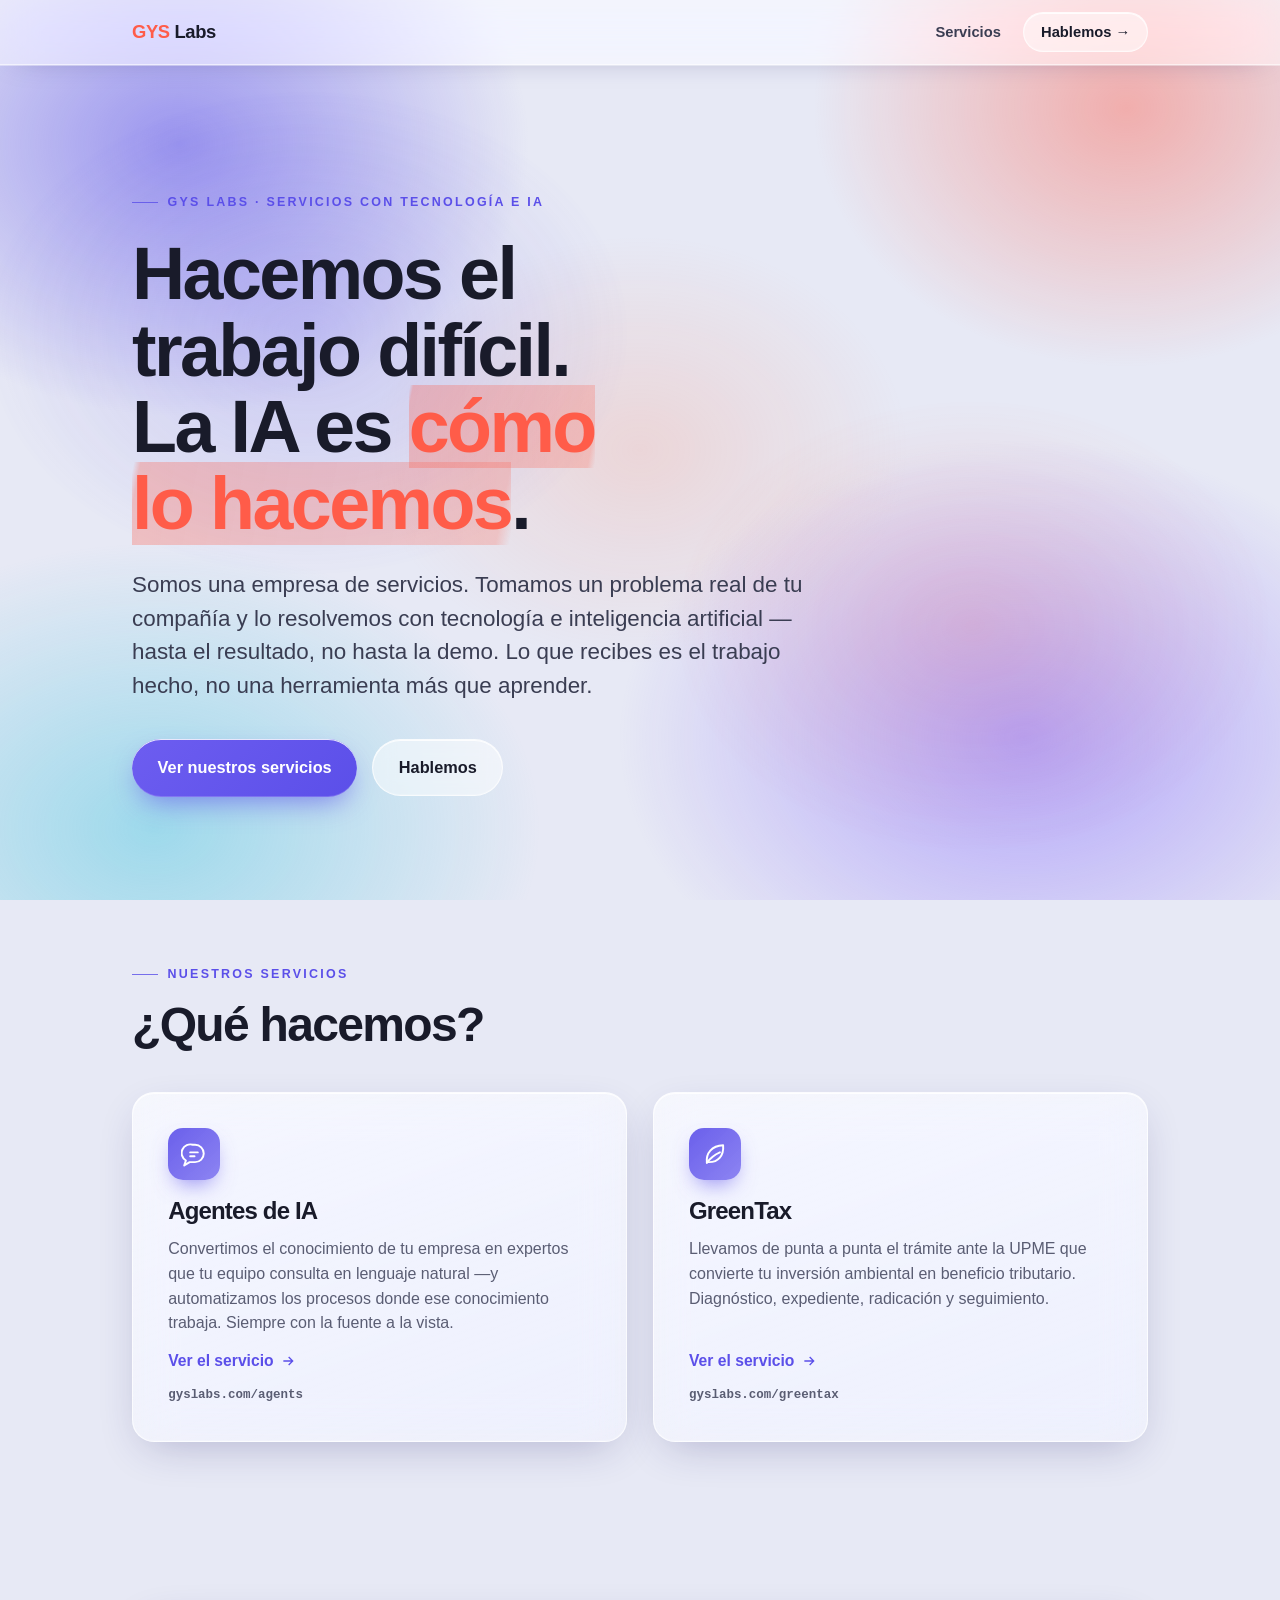
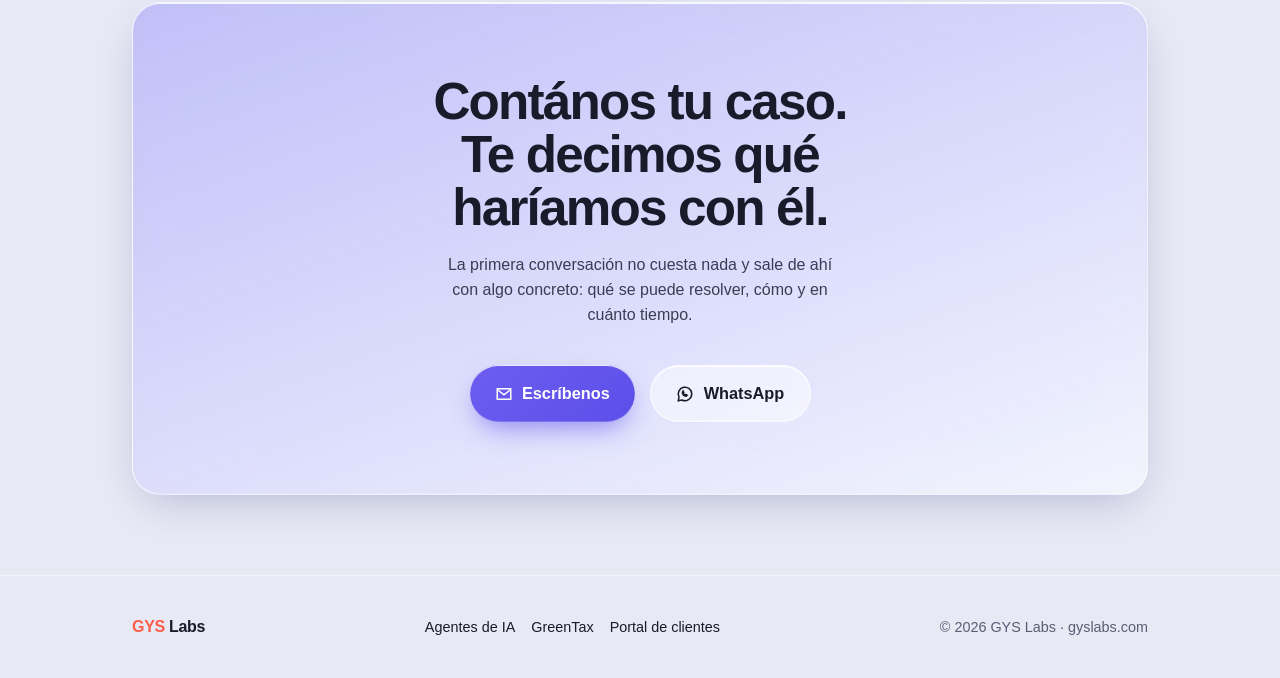
<file: index.html>
<!doctype html>
<html lang="es">
<head>
<meta charset="utf-8">
<meta name="viewport" content="width=device-width, initial-scale=1, viewport-fit=cover">
<meta name="color-scheme" content="light">
<meta name="theme-color" content="#E7E9F5">
<title>GYS Labs — Servicios con tecnología e inteligencia artificial</title>
<meta name="description" content="Somos una empresa de servicios. Tomamos un problema real de tu compañía y lo resolvemos con tecnología e inteligencia artificial: agentes de IA a la medida y GreenTax, certificación ambiental de punta a punta.">
<link rel="stylesheet" href="styles.css">
<script defer src="https://track.haurtech.com/script.js" data-website-id="cfd04108-33d5-4264-9f36-e547a700099a"></script>
<script defer src="https://browser.sentry-cdn.com/7.120.4/bundle.min.js" crossorigin="anonymous"></script>
<script defer src="sentry.js"></script>
</head>
<body>
  <a class="skip" href="#main">Saltar al contenido</a>

  <nav class="nav">
    <div class="wrap">
      <a class="brand" href="/" translate="no"><span><b>GYS</b> Labs</span></a>
      <div class="nav-links">
        <a class="txt" href="#servicios">Servicios</a>
        <a class="nav-cta" href="#contacto">Hablemos →</a>
      </div>
    </div>
  </nav>

  <header style="padding-top: clamp(4.5rem,12vw,8rem); padding-bottom: clamp(3.5rem,8vw,5.5rem)">
    <div class="wrap">
      <p class="eyebrow" style="margin-bottom: 1.5rem">GYS Labs · Servicios con tecnología e IA</p>
      <h1 style="font-size: clamp(2.4rem,6.4vw,4.6rem); max-width: 15ch">Hacemos el trabajo difícil. La IA es <span class="mark">cómo lo hacemos</span>.</h1>
      <p style="font-size: clamp(1.05rem,2vw,1.4rem); color: var(--ink-soft); max-width: 54ch; margin-top: 1.6rem; line-height: 1.5">Somos una empresa de servicios. Tomamos un problema real de tu compañía y lo resolvemos con tecnología e inteligencia artificial —hasta el resultado, no hasta la demo. Lo que recibes es el trabajo hecho, no una herramienta más que aprender.</p>
      <div class="cta-row">
        <a class="btn btn-primary" href="#servicios">Ver nuestros servicios</a>
        <a class="btn btn-ghost" href="#contacto">Hablemos</a>
      </div>
    </div>
  </header>

  <main id="main">

  <section id="servicios" style="padding: clamp(3rem,7vw,5rem) 0">
    <div class="wrap">
      <p class="kicker" style="margin-bottom: 1rem">Nuestros servicios</p>
      <h2 class="sec-title">¿Qué hacemos?</h2>

      <div class="g2" style="display: grid; grid-template-columns: 1fr 1fr; gap: clamp(1rem,2.5vw,1.6rem); margin-top: 2.6rem">
        <a class="svc glass" href="/agents" data-umami-event="service_agents">
          <div class="ic">
            <svg viewBox="0 0 24 24" fill="none" stroke="currentColor" stroke-width="1.8" stroke-linecap="round" stroke-linejoin="round" aria-hidden="true"><path d="M21 11.5a8 8 0 01-8 8H8l-5 3 1.5-4.5A8 8 0 0111 3.5h2a8 8 0 018 8z"/><path d="M8.5 10.5h7M8.5 14h4"/></svg>
          </div>
          <h3>Agentes de IA</h3>
          <p>Convertimos el conocimiento de tu empresa en expertos que tu equipo consulta en lenguaje natural —y automatizamos los procesos donde ese conocimiento trabaja. Siempre con la fuente a la vista.</p>
          <span class="go">Ver el servicio
            <svg viewBox="0 0 24 24" fill="none" stroke="currentColor" stroke-width="2" style="width:16px;height:16px" aria-hidden="true"><path d="M5 12h14M13 6l6 6-6 6"/></svg>
          </span>
          <span class="path-label">gyslabs.com/agents</span>
        </a>

        <a class="svc glass" href="/greentax" data-umami-event="service_greentax">
          <div class="ic">
            <svg viewBox="0 0 24 24" fill="none" stroke="currentColor" stroke-width="1.8" stroke-linecap="round" stroke-linejoin="round" aria-hidden="true"><path d="M4.5 20c-1-9 4.5-15.5 15-16 .8 9.5-4.5 15.5-13 15.5h-2z"/><path d="M4.5 20c3.5-4.5 7.5-7.5 12-9.5"/></svg>
          </div>
          <h3>GreenTax</h3>
          <p>Llevamos de punta a punta el trámite ante la UPME que convierte tu inversión ambiental en beneficio tributario. Diagnóstico, expediente, radicación y seguimiento.</p>
          <span class="go">Ver el servicio
            <svg viewBox="0 0 24 24" fill="none" stroke="currentColor" stroke-width="2" style="width:16px;height:16px" aria-hidden="true"><path d="M5 12h14M13 6l6 6-6 6"/></svg>
          </span>
          <span class="path-label">gyslabs.com/greentax</span>
        </a>
      </div>
    </div>
  </section>

  <section id="contacto" style="padding: clamp(3rem,7vw,5rem) 0; text-align: center">
    <div class="wrap">
      <div class="final-card">
        <h2 style="font-size: clamp(1.9rem,4.6vw,3.2rem); max-width: 20ch; margin: 0 auto">Contános tu caso. Te decimos qué haríamos con él.</h2>
        <p style="color: var(--ink-soft); margin: 1.2rem auto 0; max-width: 48ch">La primera conversación no cuesta nada y sale de ahí con algo concreto: qué se puede resolver, cómo y en cuánto tiempo.</p>

        <div class="cta-row" style="justify-content: center">
          <a class="btn btn-primary" href="mailto:haurbano.dev@gmail.com" data-umami-event="contact_email">
            <svg viewBox="0 0 24 24" fill="none" stroke="currentColor" stroke-width="2" aria-hidden="true"><path d="M3 5h18v14H3z"/><path d="M3 6l9 7 9-7"/></svg>
            Escríbenos
          </a>
          <a class="btn btn-ghost" href="https://wa.me/573108402718" data-umami-event="contact_whatsapp">
            <svg viewBox="0 0 24 24" fill="none" stroke="currentColor" stroke-width="2" aria-hidden="true"><path d="M21 12a9 9 0 01-13 8l-5 1 1-5A9 9 0 1121 12z"/><path d="M8.5 9.5c0 3 2 5 5 5.5l1.5-1.5-2-1-1 1c-1-.5-2-1.5-2.5-2.5l1-1-1-2z"/></svg>
            WhatsApp
          </a>
        </div>

      </div>
    </div>
  </section>

  </main>

  <footer style="padding: 2.4rem 0; border-top: 1px solid rgba(255,255,255,.5)">
    <div class="wrap" style="display: flex; flex-wrap: wrap; gap: .6rem 1.2rem; align-items: center; justify-content: space-between; font-size: .9rem; color: var(--muted)">
      <a class="brand" style="font-size: 1rem" href="/" translate="no"><span><b style="color:var(--coral)">GYS</b> Labs</span></a>
      <span style="display:flex;flex-wrap:wrap;gap:.4rem 1rem">
        <a href="/agents">Agentes de IA</a>
        <a href="/greentax">GreenTax</a>
        <a href="https://greentax.gyslabs.com/clientes/" data-umami-event="portal_login">Portal de clientes</a>
      </span>
      <span>© 2026 GYS&nbsp;Labs · gyslabs.com</span>
    </div>
  </footer>

</body>
</html>
</file>
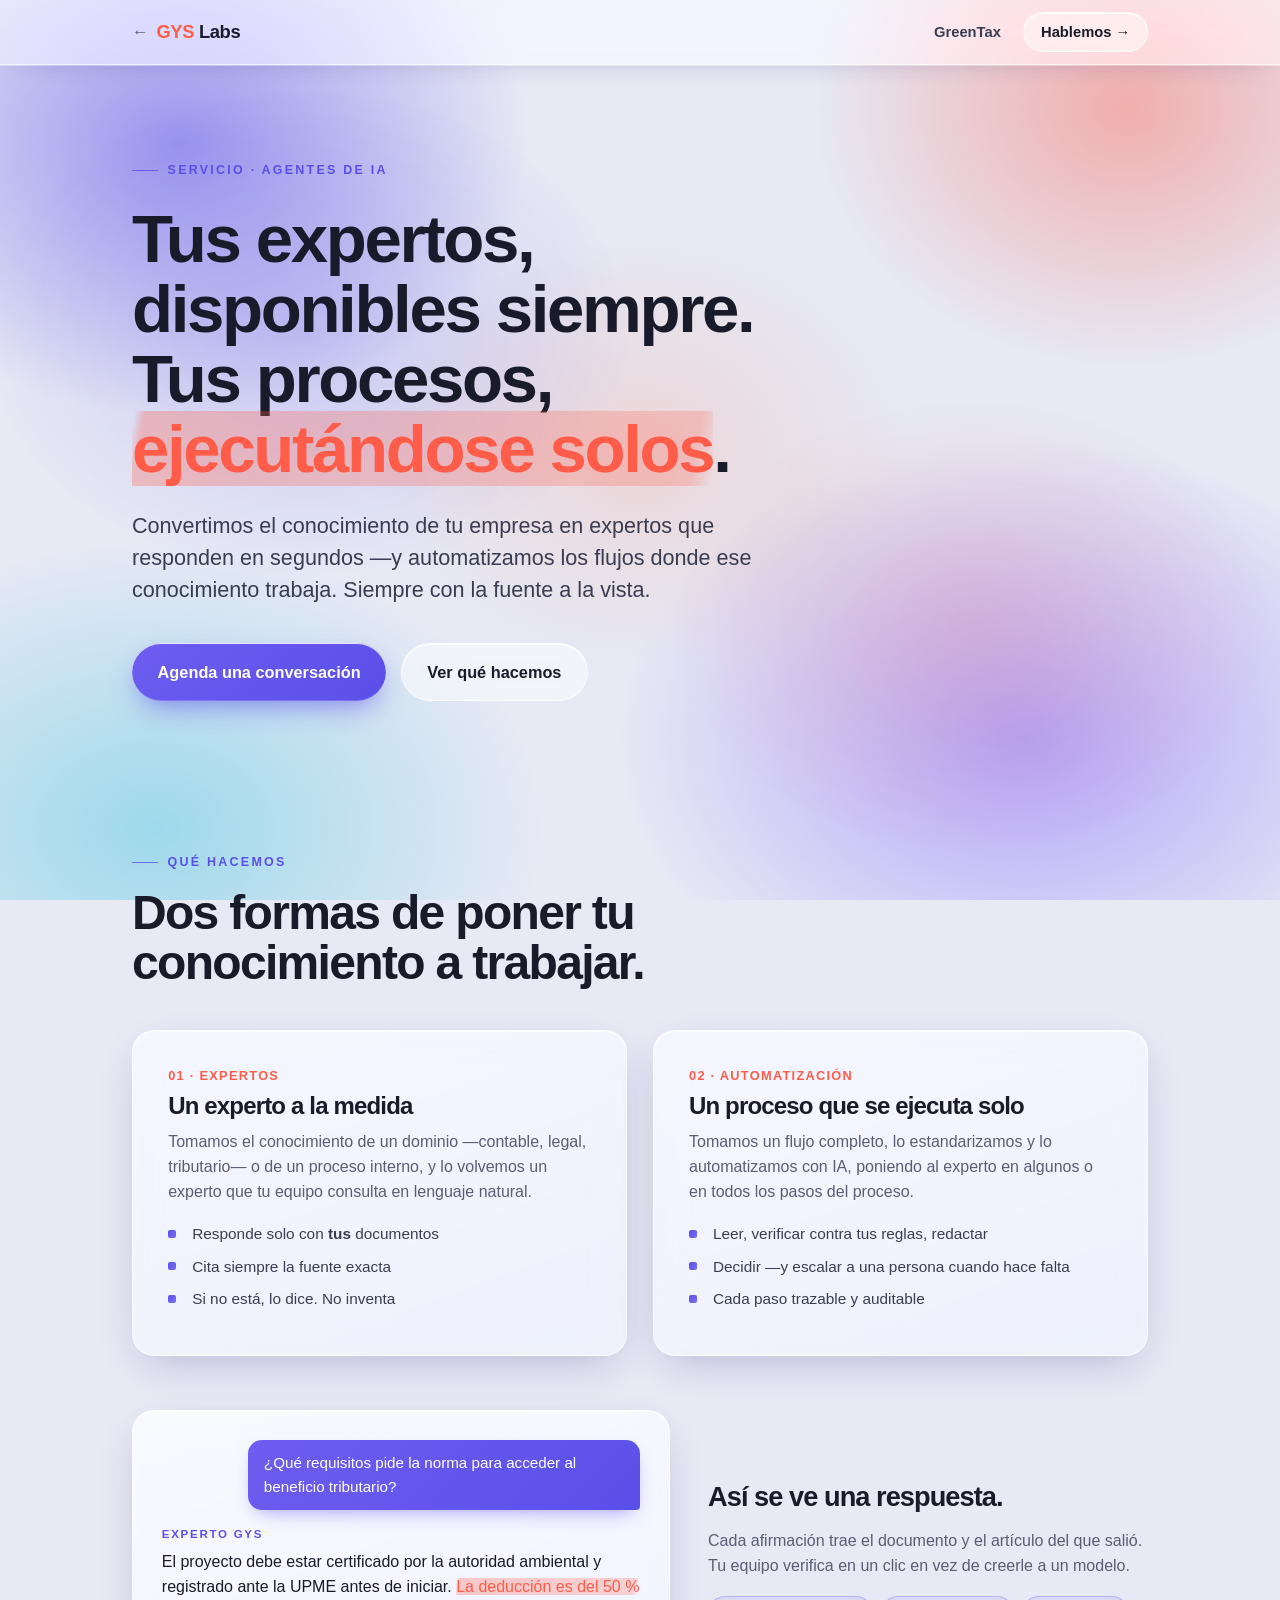
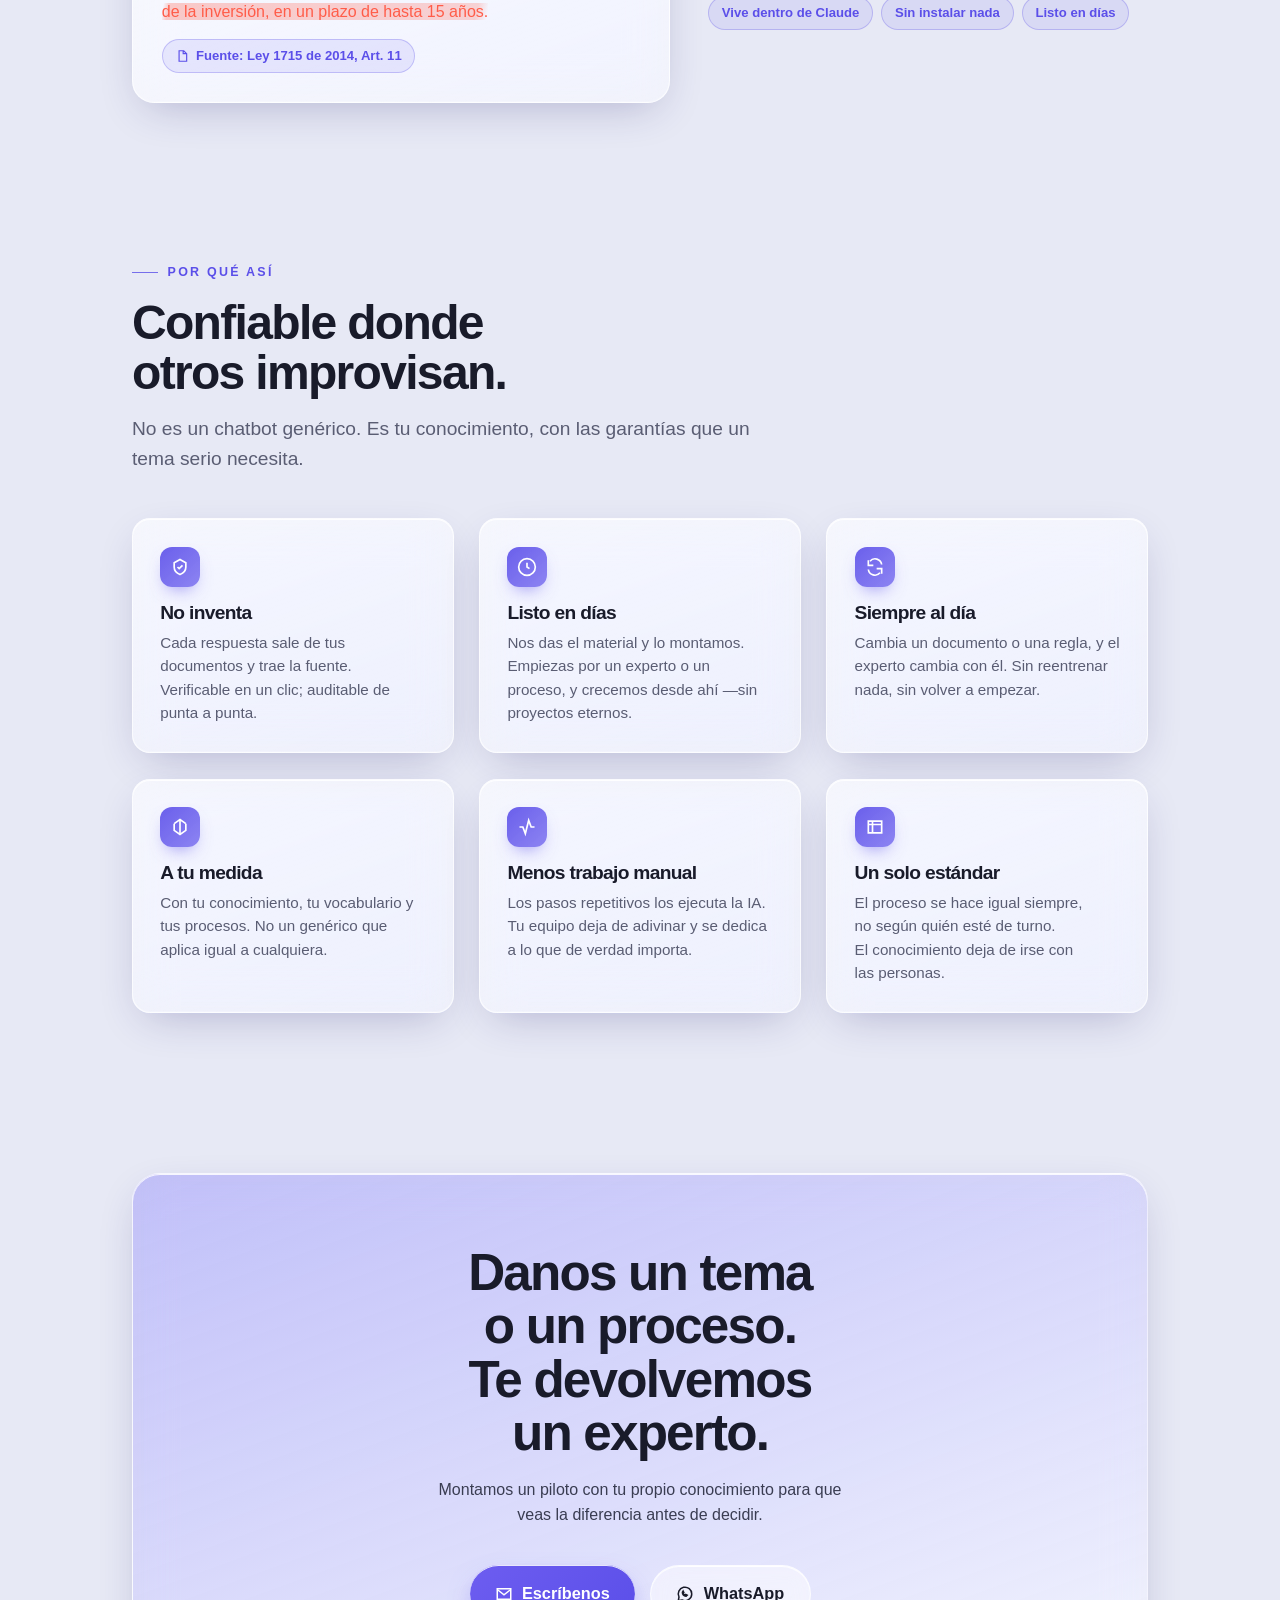
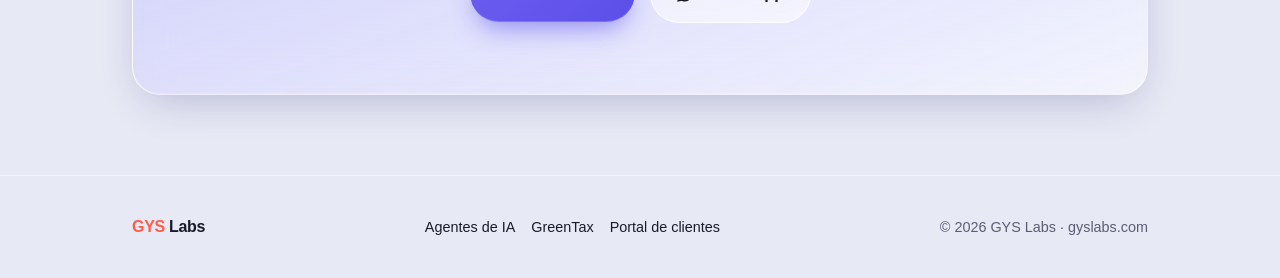
<file: agents/index.html>
<!doctype html>
<html lang="es">
<head>
<meta charset="utf-8">
<meta name="viewport" content="width=device-width, initial-scale=1, viewport-fit=cover">
<meta name="color-scheme" content="light">
<meta name="theme-color" content="#E7E9F5">
<title>Agentes de IA — GYS Labs</title>
<meta name="description" content="Convertimos el conocimiento de tu empresa en expertos que responden en segundos y automatizamos los flujos donde ese conocimiento trabaja. Responden solo con tus documentos y siempre citan la fuente.">
<link rel="stylesheet" href="/styles.css">
<script defer src="https://track.haurtech.com/script.js" data-website-id="cfd04108-33d5-4264-9f36-e547a700099a"></script>
<script defer src="https://browser.sentry-cdn.com/7.120.4/bundle.min.js" crossorigin="anonymous"></script>
<script defer src="/sentry.js"></script>
</head>
<body>
  <a class="skip" href="#main">Saltar al contenido</a>

  <nav class="nav">
    <div class="wrap">
      <a class="brand" href="/" translate="no"><span class="back">←</span><span><b>GYS</b> Labs</span></a>
      <div class="nav-links">
        <a class="txt" href="/greentax">GreenTax</a>
        <a class="nav-cta" href="#contacto">Hablemos →</a>
      </div>
    </div>
  </nav>

  <header style="padding-top: clamp(3.5rem,9vw,6rem); padding-bottom: clamp(3rem,7vw,4.5rem)">
    <div class="wrap">
      <p class="eyebrow" style="margin-bottom: 1.5rem">Servicio · Agentes de IA</p>
      <h1 style="font-size: clamp(2.3rem,5.8vw,4.2rem); max-width: 17ch">Tus expertos, disponibles siempre. Tus procesos, <span class="mark">ejecutándose solos</span>.</h1>
      <p style="font-size: clamp(1.05rem,2vw,1.35rem); color: var(--ink-soft); max-width: 54ch; margin-top: 1.6rem; line-height: 1.5">Convertimos el conocimiento de tu empresa en expertos que responden en segundos —y automatizamos los flujos donde ese conocimiento trabaja. Siempre con la fuente a la vista.</p>
      <div class="cta-row">
        <a class="btn btn-primary" href="#contacto">Agenda una conversación</a>
        <a class="btn btn-ghost" href="#que-hacemos">Ver qué hacemos</a>
      </div>
    </div>
  </header>

  <main id="main">

  <section id="que-hacemos" style="padding: clamp(3rem,7vw,5rem) 0">
    <div class="wrap">
      <p class="kicker" style="margin-bottom: 1rem">Qué hacemos</p>
      <h2 class="sec-title">Dos formas de poner tu conocimiento a trabajar.</h2>

      <div class="g2" style="display: grid; grid-template-columns: 1fr 1fr; gap: clamp(1rem,2.5vw,1.6rem); margin-top: 2.6rem">
        <article class="offer glass">
          <p class="n">01 · EXPERTOS</p>
          <h3>Un experto a la medida</h3>
          <p>Tomamos el conocimiento de un dominio —contable, legal, tributario— o de un proceso interno, y lo volvemos un experto que tu equipo consulta en lenguaje natural.</p>
          <ul>
            <li>Responde solo con <b>tus</b> documentos</li>
            <li>Cita siempre la fuente exacta</li>
            <li>Si no está, lo dice. No inventa</li>
          </ul>
        </article>
        <article class="offer glass">
          <p class="n">02 · AUTOMATIZACIÓN</p>
          <h3>Un proceso que se ejecuta solo</h3>
          <p>Tomamos un flujo completo, lo estandarizamos y lo automatizamos con IA, poniendo al experto en algunos o en todos los pasos del proceso.</p>
          <ul>
            <li>Leer, verificar contra tus reglas, redactar</li>
            <li>Decidir —y escalar a una persona cuando hace falta</li>
            <li>Cada paso trazable y auditable</li>
          </ul>
        </article>
      </div>

      <div class="g2" style="display: grid; grid-template-columns: 1.1fr .9fr; gap: clamp(1.4rem,3vw,2.4rem); align-items: center; margin-top: clamp(2.4rem,5vw,3.4rem)">
        <figure class="proof" style="margin: 0">
          <div class="q">¿Qué requisitos pide la norma para acceder al beneficio tributario?</div>
          <div class="a">
            <p class="who">Experto GYS</p>
            <p>El proyecto debe estar certificado por la autoridad ambiental y registrado ante la&nbsp;UPME antes de iniciar. <span class="mark">La deducción es del 50&nbsp;% de la inversión, en un plazo de hasta 15&nbsp;años.</span></p>
            <span class="src">
              <svg viewBox="0 0 24 24" fill="none" stroke="currentColor" stroke-width="2" aria-hidden="true"><path d="M14 3v5h5M7 3h8l5 5v13H7z"/></svg>
              Fuente: Ley 1715 de 2014, Art.&nbsp;11
            </span>
          </div>
        </figure>
        <div style="display: flex; flex-direction: column; gap: 1.1rem">
          <h3 style="font-size: clamp(1.3rem,2.4vw,1.7rem)">Así se ve una respuesta.</h3>
          <p style="color: var(--muted); font-size: 1rem">Cada afirmación trae el documento y el artículo del que salió. Tu equipo verifica en un clic en vez de creerle a un modelo.</p>
          <div style="display: flex; flex-wrap: wrap; gap: .5rem">
            <span class="chip">Vive dentro de Claude</span>
            <span class="chip">Sin instalar nada</span>
            <span class="chip">Listo en días</span>
          </div>
        </div>
      </div>
    </div>
  </section>

  <section id="ventajas" style="padding: clamp(3rem,7vw,5rem) 0">
    <div class="wrap">
      <p class="kicker" style="margin-bottom: 1rem">Por qué así</p>
      <h2 class="sec-title">Confiable donde otros improvisan.</h2>
      <p class="sec-intro" style="margin-top: 1rem">No es un chatbot genérico. Es tu conocimiento, con las garantías que un tema serio necesita.</p>

      <div class="g3" style="display: grid; grid-template-columns: repeat(3, minmax(0, 1fr)); gap: clamp(1rem,2.4vw,1.6rem); margin-top: 2.8rem">
        <article class="adv glass">
          <div class="ic"><svg viewBox="0 0 24 24" fill="none" stroke="currentColor" stroke-width="2" aria-hidden="true"><path d="M12 3l7 4v5c0 4.5-3 7.5-7 9-4-1.5-7-4.5-7-9V7z"/><path d="M9 12l2 2 4-4"/></svg></div>
          <h3>No inventa</h3>
          <p>Cada respuesta sale de tus documentos y trae la fuente. Verificable en un clic; auditable de punta a punta.</p>
        </article>
        <article class="adv glass">
          <div class="ic"><svg viewBox="0 0 24 24" fill="none" stroke="currentColor" stroke-width="2" aria-hidden="true"><path d="M12 2a10 10 0 100 20 10 10 0 000-20z"/><path d="M12 7v5l3 2"/></svg></div>
          <h3>Listo en días</h3>
          <p>Nos das el material y lo montamos. Empiezas por un experto o un proceso, y crecemos desde ahí —sin proyectos eternos.</p>
        </article>
        <article class="adv glass">
          <div class="ic"><svg viewBox="0 0 24 24" fill="none" stroke="currentColor" stroke-width="2" aria-hidden="true"><path d="M4 4v6h6"/><path d="M20 20v-6h-6"/><path d="M20 9A8 8 0 006 5M4 15a8 8 0 0014 4"/></svg></div>
          <h3>Siempre al día</h3>
          <p>Cambia un documento o una regla, y el experto cambia con él. Sin reentrenar nada, sin volver a empezar.</p>
        </article>
        <article class="adv glass">
          <div class="ic"><svg viewBox="0 0 24 24" fill="none" stroke="currentColor" stroke-width="2" aria-hidden="true"><path d="M12 3v18"/><path d="M5 8l7-5 7 5"/><path d="M5 8v8l7 5 7-5V8"/></svg></div>
          <h3>A tu medida</h3>
          <p>Con tu conocimiento, tu vocabulario y tus procesos. No un genérico que aplica igual a cualquiera.</p>
        </article>
        <article class="adv glass">
          <div class="ic"><svg viewBox="0 0 24 24" fill="none" stroke="currentColor" stroke-width="2" aria-hidden="true"><path d="M3 12h4l3 8 4-16 3 8h4"/></svg></div>
          <h3>Menos trabajo manual</h3>
          <p>Los pasos repetitivos los ejecuta la IA. Tu equipo deja de adivinar y se dedica a lo que de verdad importa.</p>
        </article>
        <article class="adv glass">
          <div class="ic"><svg viewBox="0 0 24 24" fill="none" stroke="currentColor" stroke-width="2" aria-hidden="true"><path d="M4 5h16v14H4z"/><path d="M4 9h16M9 5v14"/></svg></div>
          <h3>Un solo estándar</h3>
          <p>El proceso se hace igual siempre, no según quién esté de turno. El conocimiento deja de irse con las personas.</p>
        </article>
      </div>
    </div>
  </section>

  <section id="contacto" style="padding: clamp(3rem,7vw,5rem) 0; text-align: center">
    <div class="wrap">
      <div class="final-card">
        <h2 style="font-size: clamp(1.9rem,4.6vw,3.2rem); max-width: 18ch; margin: 0 auto">Danos un tema o un proceso. Te devolvemos un experto.</h2>
        <p style="color: var(--ink-soft); margin: 1.2rem auto 0; max-width: 46ch">Montamos un piloto con tu propio conocimiento para que veas la diferencia antes de decidir.</p>

        <div class="cta-row" style="justify-content: center">
          <a class="btn btn-primary" href="mailto:haurbano.dev@gmail.com" data-umami-event="contact_email">
            <svg viewBox="0 0 24 24" fill="none" stroke="currentColor" stroke-width="2" aria-hidden="true"><path d="M3 5h18v14H3z"/><path d="M3 6l9 7 9-7"/></svg>
            Escríbenos
          </a>
          <a class="btn btn-ghost" href="https://wa.me/573108402718" data-umami-event="contact_whatsapp">
            <svg viewBox="0 0 24 24" fill="none" stroke="currentColor" stroke-width="2" aria-hidden="true"><path d="M21 12a9 9 0 01-13 8l-5 1 1-5A9 9 0 1121 12z"/><path d="M8.5 9.5c0 3 2 5 5 5.5l1.5-1.5-2-1-1 1c-1-.5-2-1.5-2.5-2.5l1-1-1-2z"/></svg>
            WhatsApp
          </a>
        </div>

      </div>
    </div>
  </section>

  </main>

  <footer style="padding: 2.4rem 0; border-top: 1px solid rgba(255,255,255,.5)">
    <div class="wrap" style="display: flex; flex-wrap: wrap; gap: .6rem 1.2rem; align-items: center; justify-content: space-between; font-size: .9rem; color: var(--muted)">
      <a class="brand" style="font-size: 1rem" href="/" translate="no"><span><b style="color:var(--coral)">GYS</b> Labs</span></a>
      <span style="display:flex;flex-wrap:wrap;gap:.4rem 1rem">
        <a href="/agents">Agentes de IA</a>
        <a href="/greentax">GreenTax</a>
        <a href="https://greentax.gyslabs.com/clientes/" data-umami-event="portal_login">Portal de clientes</a>
      </span>
      <span>© 2026 GYS&nbsp;Labs · gyslabs.com</span>
    </div>
  </footer>

</body>
</html>
</file>
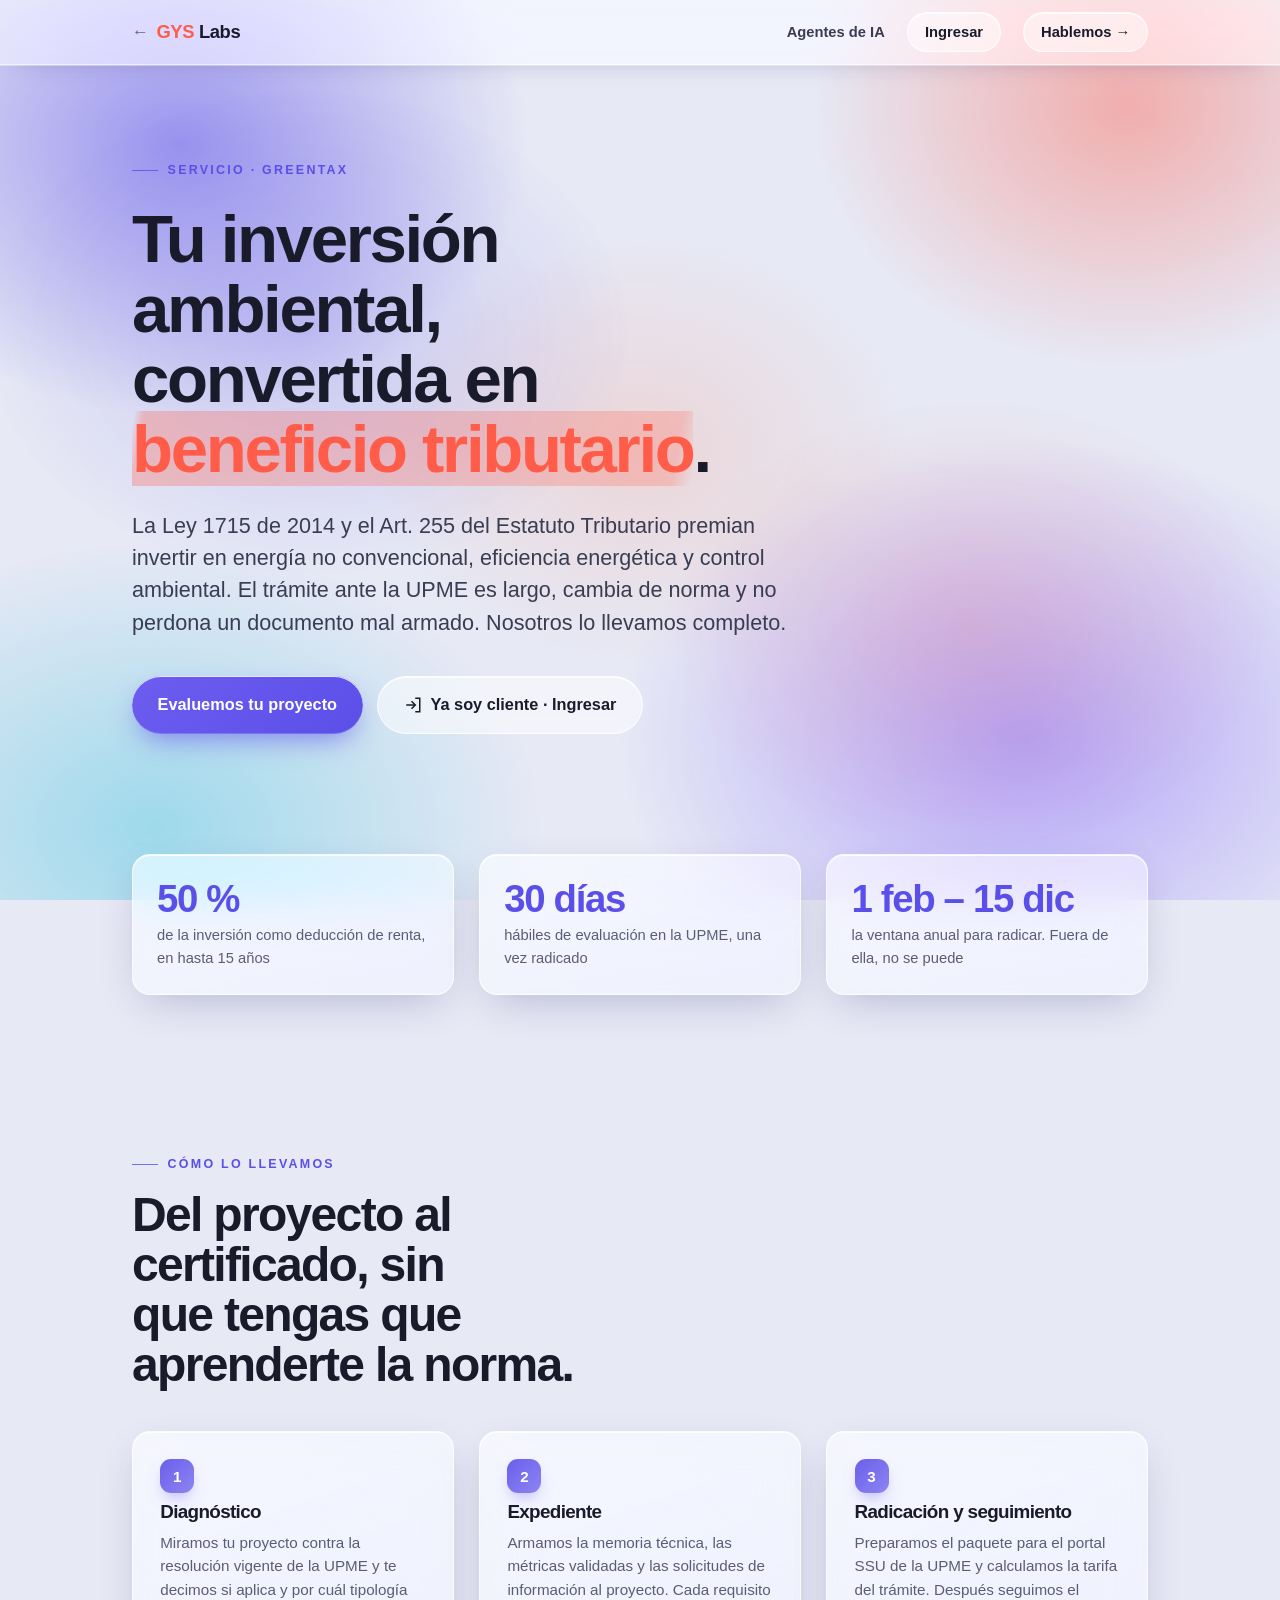
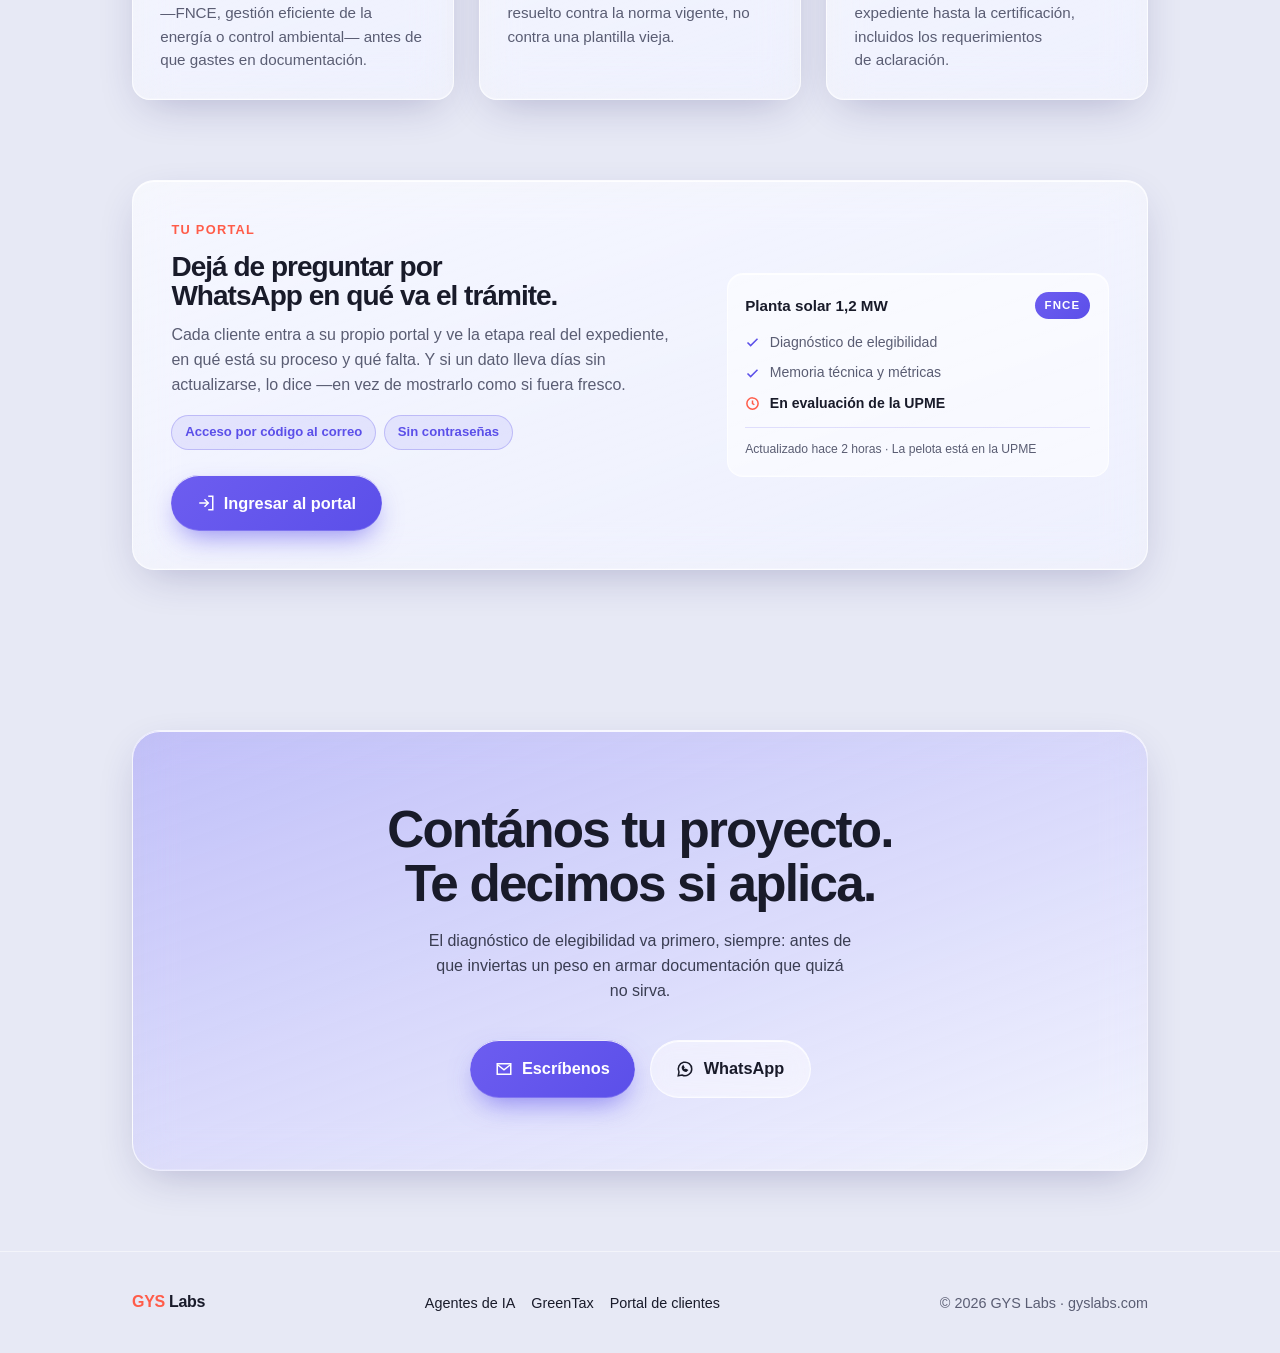
<file: greentax/index.html>
<!doctype html>
<html lang="es">
<head>
<meta charset="utf-8">
<meta name="viewport" content="width=device-width, initial-scale=1, viewport-fit=cover">
<meta name="color-scheme" content="light">
<meta name="theme-color" content="#E7E9F5">
<title>GreenTax — Certificación ambiental y beneficio tributario | GYS Labs</title>
<meta name="description" content="Llevamos de punta a punta el trámite ante la UPME que convierte tu inversión ambiental en beneficio tributario: diagnóstico de elegibilidad, expediente, radicación y seguimiento.">
<link rel="stylesheet" href="/styles.css">
<script defer src="https://track.haurtech.com/script.js" data-website-id="cfd04108-33d5-4264-9f36-e547a700099a"></script>
<script defer src="https://browser.sentry-cdn.com/7.120.4/bundle.min.js" crossorigin="anonymous"></script>
<script defer src="/sentry.js"></script>
</head>
<body>
  <a class="skip" href="#main">Saltar al contenido</a>

  <nav class="nav">
    <div class="wrap">
      <a class="brand" href="/" translate="no"><span class="back">←</span><span><b>GYS</b> Labs</span></a>
      <div class="nav-links">
        <a class="txt" href="/agents">Agentes de IA</a>
        <a class="nav-cta" href="https://greentax.gyslabs.com/clientes/" data-umami-event="portal_login">Ingresar</a>
        <a class="nav-cta secondary" href="#contacto">Hablemos →</a>
      </div>
    </div>
  </nav>

  <header style="padding-top: clamp(3.5rem,9vw,6rem); padding-bottom: clamp(3rem,7vw,4.5rem)">
    <div class="wrap">
      <p class="eyebrow" style="margin-bottom: 1.5rem">Servicio · GreenTax</p>
      <h1 style="font-size: clamp(2.3rem,5.8vw,4.2rem); max-width: 16ch">Tu inversión ambiental, convertida en <span class="mark">beneficio tributario</span>.</h1>
      <p style="font-size: clamp(1.05rem,2vw,1.35rem); color: var(--ink-soft); max-width: 56ch; margin-top: 1.6rem; line-height: 1.5">La Ley 1715 de 2014 y el Art.&nbsp;255 del Estatuto Tributario premian invertir en energía no convencional, eficiencia energética y control ambiental. El trámite ante la UPME es largo, cambia de norma y no perdona un documento mal armado. Nosotros lo llevamos completo.</p>
      <div class="cta-row">
        <a class="btn btn-primary" href="#contacto">Evaluemos tu proyecto</a>
        <a class="btn btn-ghost" href="https://greentax.gyslabs.com/clientes/" data-umami-event="portal_login">
          <svg viewBox="0 0 24 24" fill="none" stroke="currentColor" stroke-width="2" aria-hidden="true"><path d="M10 17l5-5-5-5"/><path d="M15 12H3"/><path d="M15 3h6v18h-6"/></svg>
          Ya soy cliente · Ingresar
        </a>
      </div>
    </div>
  </header>

  <main id="main">

  <section style="padding: clamp(2rem,5vw,3rem) 0 clamp(3rem,7vw,5rem)">
    <div class="wrap">
      <div class="g3" style="display: grid; grid-template-columns: repeat(3, minmax(0, 1fr)); gap: clamp(1rem,2.4vw,1.6rem)">
        <div class="stat glass">
          <span class="big">50&nbsp;%</span>
          <span class="lbl">de la inversión como deducción de renta, en hasta 15&nbsp;años</span>
        </div>
        <div class="stat glass">
          <span class="big">30 días</span>
          <span class="lbl">hábiles de evaluación en la UPME, una vez radicado</span>
        </div>
        <div class="stat glass">
          <span class="big">1 feb – 15 dic</span>
          <span class="lbl">la ventana anual para radicar. Fuera de ella, no se puede</span>
        </div>
      </div>
    </div>
  </section>

  <section id="como" style="padding: clamp(3rem,7vw,5rem) 0">
    <div class="wrap">
      <p class="kicker" style="margin-bottom: 1rem">Cómo lo llevamos</p>
      <h2 class="sec-title">Del proyecto al certificado, sin que tengas que aprenderte la norma.</h2>

      <div class="g3" style="display: grid; grid-template-columns: repeat(3, minmax(0, 1fr)); gap: clamp(1rem,2.4vw,1.6rem); margin-top: 2.6rem">
        <article class="step glass">
          <span class="num">1</span>
          <h3>Diagnóstico</h3>
          <p>Miramos tu proyecto contra la resolución vigente de la UPME y te decimos si aplica y por cuál tipología —FNCE, gestión eficiente de la energía o control ambiental— antes de que gastes en documentación.</p>
        </article>
        <article class="step glass">
          <span class="num">2</span>
          <h3>Expediente</h3>
          <p>Armamos la memoria técnica, las métricas validadas y las solicitudes de información al proyecto. Cada requisito resuelto contra la norma vigente, no contra una plantilla vieja.</p>
        </article>
        <article class="step glass">
          <span class="num">3</span>
          <h3>Radicación y seguimiento</h3>
          <p>Preparamos el paquete para el portal SSU de la UPME y calculamos la tarifa del trámite. Después seguimos el expediente hasta la certificación, incluidos los requerimientos de aclaración.</p>
        </article>
      </div>
    </div>
  </section>

  <section id="portal" style="padding: 0 0 clamp(3rem,7vw,5rem)">
    <div class="wrap">
      <div class="glass g2" style="border-radius: 22px; padding: clamp(1.6rem,3.4vw,2.4rem); display: grid; grid-template-columns: 1.15fr .85fr; gap: clamp(1.4rem,3vw,2.4rem); align-items: center">
        <div style="display: flex; flex-direction: column; gap: .8rem">
          <p style="font-size: .8rem; font-weight: 800; letter-spacing: .1em; color: var(--coral); text-transform: uppercase">Tu portal</p>
          <h3 style="font-size: clamp(1.3rem,2.4vw,1.75rem)">Dejá de preguntar por WhatsApp en qué va el trámite.</h3>
          <p style="color: var(--muted); font-size: 1rem">Cada cliente entra a su propio portal y ve la etapa real del expediente, en qué está su proceso y qué falta. Y si un dato lleva días sin actualizarse, lo dice —en vez de mostrarlo como si fuera fresco.</p>
          <div style="display: flex; flex-wrap: wrap; gap: .5rem; margin-top: .3rem">
            <span class="chip">Acceso por código al correo</span>
            <span class="chip">Sin contraseñas</span>
          </div>
          <a class="btn btn-primary" style="align-self: flex-start; margin-top: .8rem" href="https://greentax.gyslabs.com/clientes/" data-umami-event="portal_login">
            <svg viewBox="0 0 24 24" fill="none" stroke="currentColor" stroke-width="2" aria-hidden="true"><path d="M10 17l5-5-5-5"/><path d="M15 12H3"/><path d="M15 3h6v18h-6"/></svg>
            Ingresar al portal
          </a>
        </div>
        <div style="background: rgba(255,255,255,.55); border: 1px solid var(--glass-border); border-radius: 16px; padding: 1.1rem; display: flex; flex-direction: column; gap: .8rem; box-shadow: var(--glass-inset)">
          <div style="display: flex; align-items: center; justify-content: space-between; gap: .8rem">
            <span style="font-weight: 700; font-size: .95rem">Planta solar 1,2&nbsp;MW</span>
            <span style="font-size: .72rem; font-weight: 700; letter-spacing: .1em; text-transform: uppercase; color: #fff; background: linear-gradient(135deg,#6D5DF0,#5B4FE9); padding: .28rem .6rem; border-radius: 999px">FNCE</span>
          </div>
          <div style="display: flex; flex-direction: column; gap: .55rem">
            <div style="display: flex; align-items: center; gap: .6rem; font-size: .88rem; color: var(--muted)">
              <svg viewBox="0 0 24 24" fill="none" stroke="var(--indigo)" stroke-width="2.4" style="width:15px;height:15px;flex:none" aria-hidden="true"><path d="M4 12l5 5L20 6"/></svg>
              Diagnóstico de elegibilidad
            </div>
            <div style="display: flex; align-items: center; gap: .6rem; font-size: .88rem; color: var(--muted)">
              <svg viewBox="0 0 24 24" fill="none" stroke="var(--indigo)" stroke-width="2.4" style="width:15px;height:15px;flex:none" aria-hidden="true"><path d="M4 12l5 5L20 6"/></svg>
              Memoria técnica y métricas
            </div>
            <div style="display: flex; align-items: center; gap: .6rem; font-size: .88rem; font-weight: 700; color: var(--ink)">
              <svg viewBox="0 0 24 24" fill="none" stroke="var(--coral)" stroke-width="2.4" style="width:15px;height:15px;flex:none" aria-hidden="true"><path d="M12 3a9 9 0 100 18 9 9 0 000-18z"/><path d="M12 7v5l3 2"/></svg>
              En evaluación de la UPME
            </div>
          </div>
          <p style="font-size: .76rem; color: var(--muted); border-top: 1px solid rgba(91,79,233,.16); padding-top: .7rem">Actualizado hace 2 horas · La pelota está en la UPME</p>
        </div>
      </div>
    </div>
  </section>

  <section id="contacto" style="padding: clamp(3rem,7vw,5rem) 0; text-align: center">
    <div class="wrap">
      <div class="final-card">
        <h2 style="font-size: clamp(1.9rem,4.6vw,3.2rem); max-width: 20ch; margin: 0 auto">Contános tu proyecto. Te decimos si aplica.</h2>
        <p style="color: var(--ink-soft); margin: 1.2rem auto 0; max-width: 48ch">El diagnóstico de elegibilidad va primero, siempre: antes de que inviertas un peso en armar documentación que quizá no sirva.</p>

        <div class="cta-row" style="justify-content: center">
          <a class="btn btn-primary" href="mailto:haurbano.dev@gmail.com" data-umami-event="contact_email">
            <svg viewBox="0 0 24 24" fill="none" stroke="currentColor" stroke-width="2" aria-hidden="true"><path d="M3 5h18v14H3z"/><path d="M3 6l9 7 9-7"/></svg>
            Escríbenos
          </a>
          <a class="btn btn-ghost" href="https://wa.me/573108402718" data-umami-event="contact_whatsapp">
            <svg viewBox="0 0 24 24" fill="none" stroke="currentColor" stroke-width="2" aria-hidden="true"><path d="M21 12a9 9 0 01-13 8l-5 1 1-5A9 9 0 1121 12z"/><path d="M8.5 9.5c0 3 2 5 5 5.5l1.5-1.5-2-1-1 1c-1-.5-2-1.5-2.5-2.5l1-1-1-2z"/></svg>
            WhatsApp
          </a>
        </div>

      </div>
    </div>
  </section>

  </main>

  <footer style="padding: 2.4rem 0; border-top: 1px solid rgba(255,255,255,.5)">
    <div class="wrap" style="display: flex; flex-wrap: wrap; gap: .6rem 1.2rem; align-items: center; justify-content: space-between; font-size: .9rem; color: var(--muted)">
      <a class="brand" style="font-size: 1rem" href="/" translate="no"><span><b style="color:var(--coral)">GYS</b> Labs</span></a>
      <span style="display:flex;flex-wrap:wrap;gap:.4rem 1rem">
        <a href="/agents">Agentes de IA</a>
        <a href="/greentax">GreenTax</a>
        <a href="https://greentax.gyslabs.com/clientes/" data-umami-event="portal_login">Portal de clientes</a>
      </span>
      <span>© 2026 GYS&nbsp;Labs · gyslabs.com</span>
    </div>
  </footer>

</body>
</html>
</file>
<file: styles.css>
:root{
  --ink:#191B2A;
  --ink-soft:#3A3D52;
  --muted:#5A5D73;
  --indigo:#5B4FE9;
  --indigo-2:#7A70F0;
  --coral:#FF5C49;
  --edge:max(clamp(1.2rem,5vw,2rem), env(safe-area-inset-left));
  --glass:linear-gradient(160deg, rgba(255,255,255,.62), rgba(255,255,255,.34));
  --glass-strong:linear-gradient(160deg, rgba(255,255,255,.78), rgba(255,255,255,.46));
  --glass-border:rgba(255,255,255,.7);
  --glass-shadow:0 14px 44px -14px rgba(41,36,110,.30);
  --glass-inset:inset 0 1px 0 rgba(255,255,255,.85), inset 0 -1px 0 rgba(255,255,255,.18);
  --blur:blur(20px) saturate(180%);
}
*{box-sizing:border-box}
html{scroll-behavior:smooth;-webkit-text-size-adjust:100%}
@media (prefers-reduced-motion:reduce){html{scroll-behavior:auto}}
body{
  margin:0;color:var(--ink);background:#E7E9F5;
  font-family:-apple-system,BlinkMacSystemFont,"Segoe UI",Roboto,Helvetica,Arial,sans-serif;
  -webkit-font-smoothing:antialiased;line-height:1.55;overflow-x:hidden;position:relative;
}
body::before{
  content:"";position:fixed;inset:0;z-index:-2;pointer-events:none;
  background:
    radial-gradient(38% 42% at 14% 16%, rgba(91,79,233,.55), transparent 72%),
    radial-gradient(34% 40% at 88% 12%, rgba(255,92,73,.42), transparent 72%),
    radial-gradient(44% 46% at 80% 82%, rgba(126,96,255,.50), transparent 72%),
    radial-gradient(42% 44% at 12% 92%, rgba(56,196,222,.42), transparent 72%),
    radial-gradient(30% 34% at 50% 50%, rgba(255,138,102,.20), transparent 70%);
}
body::after{
  content:"";position:fixed;inset:-15%;z-index:-1;pointer-events:none;opacity:.7;
  background:
    radial-gradient(28% 30% at 30% 40%, rgba(91,79,233,.30), transparent 70%),
    radial-gradient(26% 28% at 70% 65%, rgba(255,92,73,.24), transparent 70%);
  animation:drift 26s ease-in-out infinite alternate;
}
@keyframes drift{from{transform:translate3d(-3%,-2%,0)}to{transform:translate3d(4%,3%,0)}}
@media (prefers-reduced-motion:reduce){body::after{animation:none}}

h1,h2,h3{margin:0;font-weight:800;letter-spacing:-.035em;line-height:1.04;text-wrap:balance}
p{margin:0;text-wrap:pretty}
a{color:var(--ink);text-decoration:none}
a:hover{color:var(--indigo)}
a,button{touch-action:manipulation;-webkit-tap-highlight-color:transparent}
:focus-visible{outline:2px solid var(--indigo);outline-offset:3px;border-radius:6px}
[id]{scroll-margin-top:88px}

.skip{
  position:absolute;left:12px;top:-60px;z-index:100;background:#fff;color:var(--ink);
  padding:.6rem 1rem;border-radius:10px;font-weight:700;text-decoration:none;transition:top .15s;
}
.skip:focus{top:12px}

.wrap{width:100%;max-width:1080px;margin:0 auto;padding-left:var(--edge);padding-right:var(--edge)}

.mark{
  background:linear-gradient(101deg,
    rgba(255,92,73,0) .5%, rgba(255,92,73,.30) 2.2%,
    rgba(255,92,73,.24) 96%, rgba(255,92,73,0) 99.5%);
  color:var(--coral);
  -webkit-box-decoration-break:clone;box-decoration-break:clone;
}

/* ---------- nav ---------- */
.nav{
  position:sticky;top:0;z-index:50;
  background:rgba(255,255,255,.5);
  backdrop-filter:var(--blur);-webkit-backdrop-filter:var(--blur);
  border-bottom:1px solid rgba(255,255,255,.55);
  box-shadow:0 1px 0 rgba(255,255,255,.4), 0 8px 30px -20px rgba(41,36,110,.5);
  padding-top:env(safe-area-inset-top);
}
.nav .wrap{display:flex;align-items:center;justify-content:space-between;gap:1rem;height:64px}
.brand{color:var(--ink);font-weight:800;letter-spacing:-.02em;font-size:1.15rem;display:inline-flex;align-items:center;gap:.5rem;white-space:nowrap}
.brand b{color:var(--coral)}
.brand .back{color:var(--muted);font-weight:600;font-size:1.05rem}
.nav-links{display:flex;align-items:center;gap:1.4rem}
.nav-links .txt{font-size:.92rem;font-weight:600;color:var(--ink-soft)}
.nav-cta{
  color:var(--ink);font-weight:600;font-size:.92rem;
  background:rgba(255,255,255,.45);border:1px solid var(--glass-border);
  padding:.5rem 1.05rem;border-radius:999px;box-shadow:var(--glass-inset);
  transition:background .2s,transform .15s;white-space:nowrap;
}
.nav-cta:hover{background:rgba(255,255,255,.75);transform:translateY(-1px);color:var(--ink)}
@media(max-width:760px){.nav-links .txt{display:none}}
@media(max-width:520px){.nav-links .secondary{display:none}}

/* ---------- tipografía de sección ---------- */
.eyebrow, .kicker{
  display:flex;align-items:center;gap:.6rem;
  font-size:.78rem;letter-spacing:.18em;text-transform:uppercase;font-weight:700;
  color:var(--indigo);
}
.eyebrow::before, .kicker::before{content:"";width:26px;height:1px;background:currentColor;opacity:.8;flex:none}
.sec-title{font-size:clamp(1.8rem,4.2vw,3rem);max-width:20ch}
.sec-intro{font-size:clamp(1.02rem,1.7vw,1.2rem);color:var(--muted);max-width:58ch}

.glass{
  background:var(--glass);
  backdrop-filter:var(--blur);-webkit-backdrop-filter:var(--blur);
  border:1px solid var(--glass-border);
  box-shadow:var(--glass-shadow), var(--glass-inset);
}

/* ---------- botones ---------- */
.btn{
  display:inline-flex;align-items:center;justify-content:center;gap:.55rem;
  font-weight:700;font-size:1.02rem;padding:.95rem 1.6rem;border-radius:999px;
  transition:transform .15s ease, box-shadow .2s ease, background .2s;
  min-height:48px;
}
.btn:hover{transform:translateY(-1px)}
.btn-primary{
  background:linear-gradient(135deg,#6D5DF0,#5B4FE9);color:#fff;
  box-shadow:0 12px 28px -8px rgba(91,79,233,.65), var(--glass-inset);
}
.btn-primary:hover{box-shadow:0 16px 34px -8px rgba(91,79,233,.8), var(--glass-inset);color:#fff}
.btn-ghost{
  background:rgba(255,255,255,.5);color:var(--ink);
  border:1px solid var(--glass-border);
  backdrop-filter:blur(10px);-webkit-backdrop-filter:blur(10px);
  box-shadow:var(--glass-inset);
}
.btn-ghost:hover{background:rgba(255,255,255,.78);color:var(--ink)}
.btn svg{width:18px;height:18px;flex:none}

/* ---------- tarjeta de servicio (home) ---------- */
.svc{
  border-radius:22px;padding:clamp(1.6rem,3vw,2.2rem);
  display:flex;flex-direction:column;gap:.8rem;
  transition:transform .2s, box-shadow .2s;
}
.svc:hover{transform:translateY(-3px);box-shadow:0 26px 60px -24px rgba(91,79,233,.5), var(--glass-inset);color:var(--ink)}
.svc .ic{
  width:52px;height:52px;border-radius:15px;display:grid;place-items:center;
  background:linear-gradient(135deg, rgba(91,79,233,.9), rgba(122,112,240,.85));
  color:#fff;box-shadow:0 10px 22px -8px rgba(91,79,233,.7);margin-bottom:.4rem;
}
.svc .ic svg{width:26px;height:26px}
.svc h3{font-size:1.5rem}
.svc p{color:var(--muted);font-size:1rem;flex-grow:1}
.svc .go{display:inline-flex;align-items:center;gap:.4rem;font-weight:700;font-size:.98rem;color:var(--indigo)}
.svc .path-label{
  font-family:ui-monospace,SFMono-Regular,Menlo,Consolas,monospace;
  font-size:.78rem;font-weight:600;color:var(--muted);
}

/* ---------- oferta (agents) ---------- */
.offer{border-radius:22px;padding:clamp(1.5rem,3vw,2.2rem);transition:transform .2s, box-shadow .2s}
.offer:hover{transform:translateY(-3px);box-shadow:0 26px 60px -24px rgba(91,79,233,.5), var(--glass-inset)}
.offer .n{font-size:.8rem;font-weight:800;letter-spacing:.1em;color:var(--coral)}
.offer h3{font-size:1.5rem;margin:.5rem 0 .7rem}
.offer>p{color:var(--muted);font-size:1rem}
.offer ul{margin:1.1rem 0 0;padding:0;list-style:none}
.offer li{position:relative;padding-left:1.5rem;margin:.55rem 0;font-size:.96rem;color:var(--ink-soft)}
.offer li::before{
  content:"";position:absolute;left:0;top:.5em;width:8px;height:8px;border-radius:2px;
  background:linear-gradient(135deg,var(--indigo),var(--indigo-2));
}

/* ---------- prueba citada ---------- */
.proof{
  border-radius:22px;padding:clamp(1.2rem,3vw,1.8rem);
  background:var(--glass-strong);
  backdrop-filter:var(--blur);-webkit-backdrop-filter:var(--blur);
  border:1px solid var(--glass-border);
  box-shadow:var(--glass-shadow), var(--glass-inset);
}
.proof .q{
  background:linear-gradient(135deg,#6D5DF0,#5B4FE9);color:#fff;
  margin-left:auto;max-width:82%;width:fit-content;
  padding:.7rem 1rem;border-radius:14px 14px 4px 14px;font-size:.95rem;
  box-shadow:0 8px 20px -8px rgba(91,79,233,.6);
}
.proof .a{margin-top:1rem;font-size:1rem;line-height:1.55}
.proof .who{font-size:.72rem;letter-spacing:.15em;text-transform:uppercase;color:var(--indigo);font-weight:700;margin-bottom:.4rem}
.src{
  display:inline-flex;align-items:center;gap:.45rem;margin-top:.9rem;
  font-size:.82rem;font-weight:600;color:var(--indigo);
  background:rgba(91,79,233,.1);border:1px solid rgba(91,79,233,.28);
  padding:.38rem .75rem;border-radius:999px;
}
.src svg{width:14px;height:14px;flex:none}

/* ---------- cifra / paso / ventaja ---------- */
.stat{border-radius:18px;padding:clamp(1.1rem,2.2vw,1.5rem);display:flex;flex-direction:column;gap:.35rem}
.stat .big{font-size:clamp(1.7rem,3.4vw,2.4rem);font-weight:800;letter-spacing:-.035em;line-height:1.04;color:var(--indigo)}
.stat .lbl{font-size:.92rem;color:var(--muted)}

.step{border-radius:18px;padding:clamp(1.3rem,2.6vw,1.7rem);display:flex;flex-direction:column;gap:.55rem}
.step .num{
  width:34px;height:34px;border-radius:11px;display:grid;place-items:center;flex:none;
  background:linear-gradient(135deg, rgba(91,79,233,.9), rgba(122,112,240,.85));
  color:#fff;font-weight:800;font-size:.95rem;box-shadow:0 8px 18px -8px rgba(91,79,233,.7);
}
.step h3{font-size:1.18rem}
.step p{color:var(--muted);font-size:.95rem}

.adv{border-radius:18px;padding:clamp(1.3rem,2.6vw,1.7rem);transition:transform .2s, box-shadow .2s}
.adv:hover{transform:translateY(-2px);box-shadow:0 20px 44px -22px rgba(91,79,233,.45), var(--glass-inset)}
.adv h3{font-size:1.2rem;margin-bottom:.5rem}
.adv p{color:var(--muted);font-size:.95rem}
.adv .ic{
  width:40px;height:40px;border-radius:12px;display:grid;place-items:center;
  background:linear-gradient(135deg, rgba(91,79,233,.9), rgba(122,112,240,.85));
  color:#fff;margin-bottom:1rem;box-shadow:0 8px 18px -8px rgba(91,79,233,.7);
}
.adv .ic svg{width:20px;height:20px}

.chip{
  display:inline-flex;align-items:center;gap:.45rem;
  font-size:.82rem;font-weight:600;color:var(--indigo);
  background:rgba(91,79,233,.1);border:1px solid rgba(91,79,233,.28);
  padding:.38rem .8rem;border-radius:999px;
}
.chip svg{width:14px;height:14px;flex:none}

.final-card{
  border-radius:28px;padding:clamp(2.6rem,6vw,4.5rem) clamp(1.4rem,5vw,3rem);
  background:linear-gradient(160deg, rgba(122,112,240,.34), rgba(255,255,255,.5));
  backdrop-filter:var(--blur);-webkit-backdrop-filter:var(--blur);
  border:1px solid var(--glass-border);
  box-shadow:var(--glass-shadow), var(--glass-inset);
}
.cta-row{display:flex;flex-wrap:wrap;gap:.9rem;margin-top:2.3rem}

@media(max-width:820px){.g3{grid-template-columns:1fr 1fr !important}}
@media(max-width:760px){.g2{grid-template-columns:1fr !important}}
@media(max-width:560px){.g3{grid-template-columns:1fr !important}}
  
@media (prefers-reduced-motion:reduce){
  .nav-cta:hover, .btn:hover, .svc:hover, .offer:hover, .adv:hover{transform:none}
}

footer{padding-bottom:calc(2.4rem + env(safe-area-inset-bottom))}
</file>
